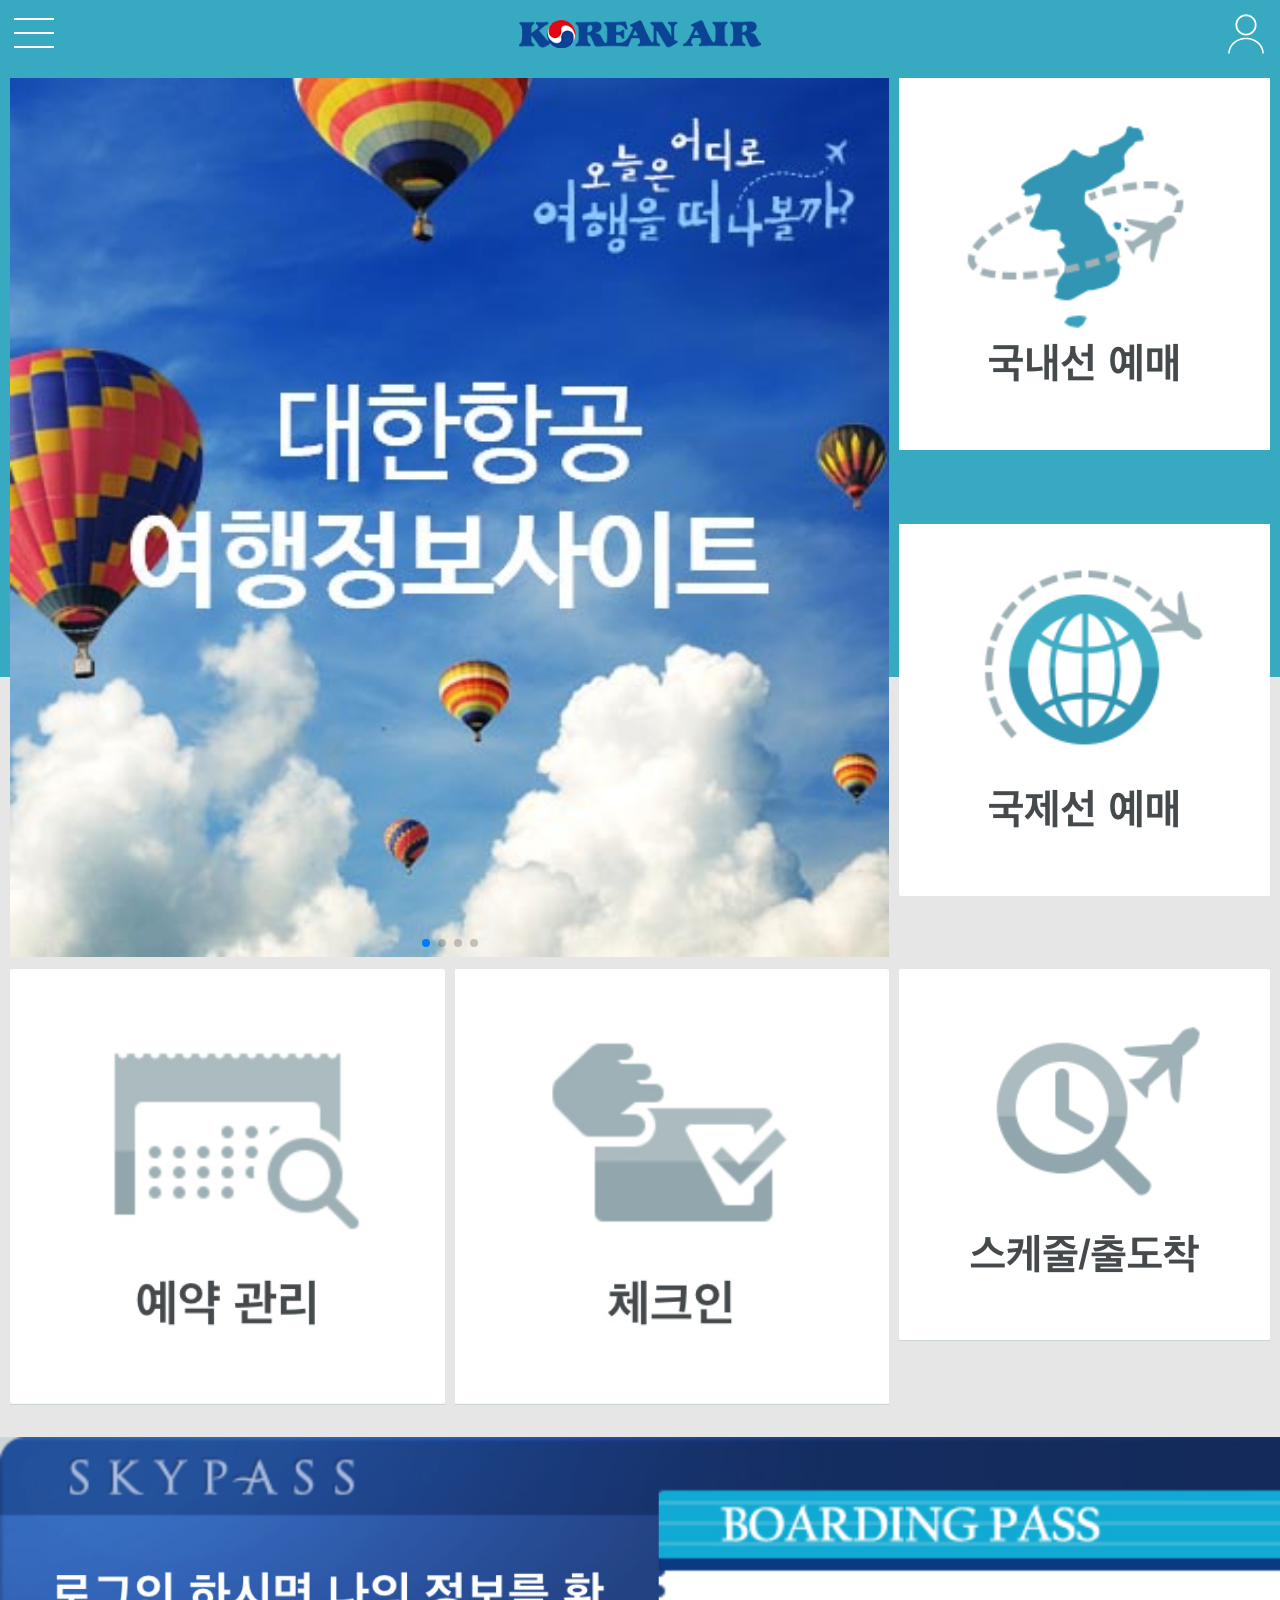
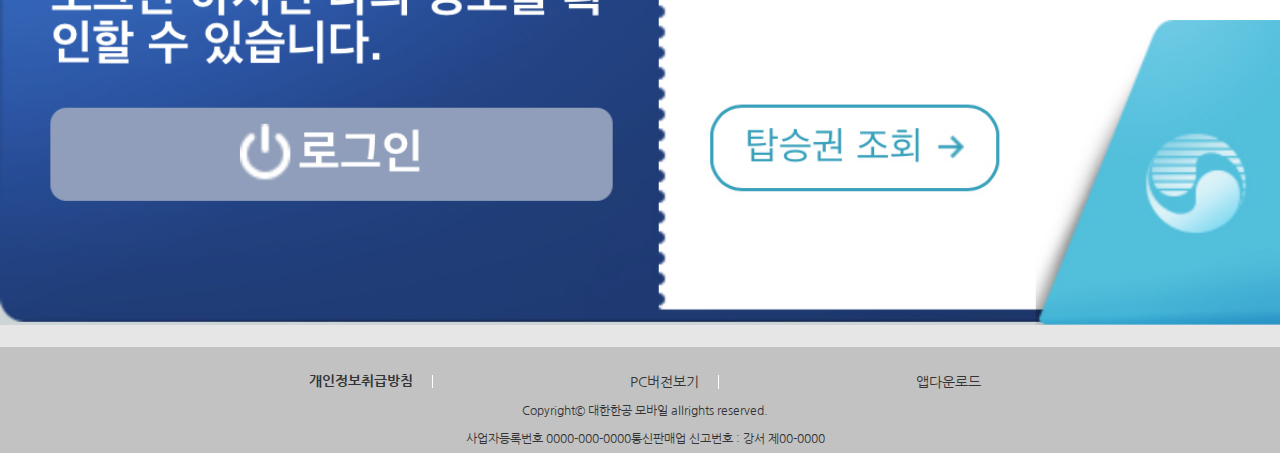
<file: index.html>
<!DOCTYPE html>
<html lang="ko">
<head>
  <meta charset="UTF-8">
  <meta name="viewport" content="width=device-width, initial-scale=1.0">
  <title>대한항공 모바일 웹/앱</title>
  <!-- 아이콘 폰트 -->
  <link rel="stylesheet" href="https://cdnjs.cloudflare.com/ajax/libs/font-awesome/6.7.2/css/all.min.css">


  <!-- 구글 웹폰트 (나눔고딕) -->
  <link rel="preconnect" href="https://fonts.googleapis.com">
<link rel="preconnect" href="https://fonts.gstatic.com" crossorigin>
<link href="https://fonts.googleapis.com/css2?family=Nanum+Gothic&display=swap" rel="stylesheet">

  <!-- css초기화 -->
  <link href="./css/reset.css" rel="stylesheet" type="text/css">
  
  <!-- 공통서식 -->
  <link href="./css/common.css" rel="stylesheet" type="text/css">

<!-- 스와이퍼 슬라이드 서식 -->
<link href="./css/swiper.css" rel="stylesheet" type="text/css">

<!-- 메인서식 -->
<link href="./css/main.css" rel="stylesheet" type="text/css">

</head>
<body>
  <!-- <input type="checkbox" id="toggle"> -->

  <!-- 상단헤더영역 -->
  <header>
    <h1>
      <a href="index.html" title="메인페이지로 바로가기">
        <img src="./images/txt_logo.png" alt="대한항공">
      </a>
    </h1>
    
    <img src="./images/toggle.png" alt="전체메뉴" id="t_btn">
    <a href="login.html">
      <img src="./images/user1.png" alt="로그인" id="login_btn">
    </a>
    
  </header>

  
  <!-- 2단 내비게이션 -->
  <nav id="navi">
    <i class="fas fa-times"></i>
    <ul class="gnb">
      <li><a href="spmb.html" title="스카이패스회원혜택">스카이패스회원혜택
        <i class="fas fa-angle-down"></i>
      </a>
        <ul class="sub">
          <li><a href="spmb2.html" title="등급안내">등급안내</a></li>
          <li><a href="spmb3.html" title="가족 마일리지">가족 마일리지</a></li>
          <li><a href="spmb4.html" title="제휴사 혜택">제휴사 혜택</a></li>
          <li><a href="spmb5.html" title="스카이팀 공동혜택">스카이팀 공동혜택</a></li>
        </ul>
      </li>
      <li><a href="me.html" title="마일리지 적립">마일리지 적립
        <i class="fas fa-angle-down"></i>
      </a>
        <ul class="sub">
          <li><a href="me2.html" title="대한항공">대한항공</a></li>
          <li><a href="me3.html" title="제휴 항공사">제휴 항공사</a></li>
          <li><a href="me4.html" title="탑승 후 적립 안내">탑승 후 적립 안내</a></li>
          <li><a href="me5.html" title="신용카드">신용카드</a></li>
          <li><a href="me6.html" title="여행과 라이프">여행과 라이프</a></li>
        </ul>
      </li>
      <li><a href="mr.html" title="마일리지 사용">마일리지 사용
        <i class="fas fa-angle-down"></i>
      </a>
        <ul class="sub">
          <li><a href="mr2.html" title="보너스 항공권">보너스 항공권</a></li>
          <li><a href="mr3.html" title="보너스 좌석 조회">보너스 좌석 조회</a></li>
          <li><a href="mr4.html" title="좌석 승급 보너스">좌석 승급 보너스</a></li>
          <li><a href="mr5.html" title="부가 서비스">부가 서비스</a></li>
          <li><a href="mr6.html" title="캐시 앤 마일즈">캐시 앤 마일즈</a></li>
          <li><a href="mr7.html" title="제휴항공사 보너스">제휴항공사 보너스</a></li>
          <li><a href="mr8.html" title="마일리지 몰">마일리지 몰</a></li>
        </ul>
      </li>
      <li><a href="brg.html" title="예약 가이드">예약 가이드
        <i class="fas fa-angle-down"></i>
      </a>
        <ul class="sub">
          <li><a href="brg2.html" title="운임 안내">운임 안내</a></li>
          <li><a href="brg3.html" title="항공권 예매 방법">항공권 예매 방법</a></li>
          <li><a href="brg4.html" title="항공권 변경 및 환불">항공권 변경 및 환불</a></li>
          <li><a href="brg5.html" title="온라인 결제 가이드">온라인 결제 가이드</a></li>
          <li><a href="brg6.html" title="기프트카드">기프트카드</a></li>
        </ul>
      </li>
      <li><a href="bft.html" title="여행 전 둘러보기">여행 전 둘러보기
        <i class="fas fa-angle-down"></i>
      </a>
        <ul class="sub">
          <li><a href="bft2.html" title="예약부터 탑승까지">예약부터 탑승까지</a></li>
          <li><a href="bft3.html" title="동영상 가이드">동영상 가이드</a></li>
          <li><a href="bft4.html" title="탑승권 혜택">탑승권 혜택</a></li>
        </ul>
      </li>
      <li><a href="asr.html" title="부가 서비스 신청">부가 서비스 신청
        <i class="fas fa-angle-down"></i>
      </a>
        <ul class="sub">
          <li><a href="asr2.html" title="좌석 배정">좌석 배정</a></li>
          <li><a href="asr3.html" title="초과 수하물 사전 구매">초과 수하물 사전 구매</a></li>
          <li><a href="asr4.html" title="기내식 사전 신청">기내식 사전 신청</a></li>
          <li><a href="asr5.html" title="반려동물 신청">반려동물 신청</a></li>
          <li><a href="asr6.html" title="기타 부가서비스">기타 부가서비스</a></li>
          <li><a href="asr7.html" title="호텔, 렌터카 및 보험">호텔, 렌터카 및 보험</a></li>
        </ul>
      </li>
      <li><a href="cip.html" title="체크인 방법">체크인 방법
        <i class="fas fa-angle-down"></i>
      </a>
        <ul class="sub">
          <li><a href="cip2.html" title="셀프 체크인">셀프 체크인</a></li>
          <li><a href="cip3.html" title="카운터 체크인">카운터 체크인</a></li>
        </ul>
      </li>
      <li><a href="bg.html" title="수하물">수하물
        <i class="fas fa-angle-down"></i>
      </a>
        <ul class="sub">
          <li><a href="bg2.html" title="휴대 수하물">휴대 수하물</a></li>
          <li><a href="bg3.html" title="위탁 수하물">위탁 수하물</a></li>
          <li><a href="bg4.html" title="특수 수하물">특수 수하물</a></li>
          <li><a href="bg5.html" title="수하물 위치 조회">수하물 위치 조회</a></li>
          <li><a href="bg6.html" title="지연, 파손 및 유실물">지연, 파손 및 유실물</a></li>
        </ul>
      </li>
      <li><a href="aus.html" title="공항 이용">공항 이용
        <i class="fas fa-angle-down"></i>
      </a>
        <ul class="sub">
          <li><a href="aus2.html" title="탑승수속 절차">탑승수속 절차</a></li>
          <li><a href="aus3.html" title="취항지 공항 정보">취항지 공항 정보</a></li>
          <li><a href="aus4.html" title="인천국제공항">인천국제공항</a></li>
          <li><a href="aus5.html" title="출입국 규정">출입국 규정</a></li>
          <li><a href="aus6.html" title="라운지 이용">라운지 이용</a></li>
          <li><a href="aus7.html" title="코트룸 서비스">코트룸 서비스</a></li>
        </ul>
      </li>
      <li><a href="ife.html" title="기내 경험">기내 경험
        <i class="fas fa-angle-down"></i>
      </a>
        <ul class="sub">
          <li><a href="ife2.html" title="기내식">기내식</a></li>
          <li><a href="ife3.html" title="서비스 순서">서비스 순서</a></li>
          <li><a href="ife4.html" title="기내 환경 안내">기내 환경 안내</a></li>
          <li><a href="ife5.html" title="기내 엔터테인먼트">기내 엔터테인먼트</a></li>
          <li><a href="ife6.html" title="기내 와이파이">기내 와이파이</a></li>
          <li><a href="ife7.html" title="기내면세점 SKY SHOP">기내면세점 SKY SHOP</a></li>
          <li><a href="ife8.html" title="항공기 안내">항공기 안내</a></li>
        </ul>
      </li>
      <li><a href="css.html" title="클래스별 서비스">클래스별 서비스
        <i class="fas fa-angle-down"></i>
      </a>
        <ul class="sub">
          <li><a href="css2.html" title="일등석">일등석</a></li>
          <li><a href="css3.html" title="프레스티지석">프레스티지석</a></li>
          <li><a href="css4.html" title="일반석">일반석</a></li>
        </ul>
      </li>
      <li><a href="sap.html" title="도움이 필요한 승객 ">도움이 필요한 승객 
        <i class="fas fa-angle-down"></i>
      </a>
        <ul class="sub">
          <li><a href="sap2.html" title="아이와 함께 여행">아이와 함께 여행</a></li>
          <li><a href="sap3.html" title="혼자 여행하는 어린이">혼자 여행하는 어린이</a></li>
          <li><a href="sap4.html" title="한가족 서비스">한가족 서비스</a></li>
          <li><a href="sap5.html" title="임신중인 승객">임신중인 승객</a></li>
          <li><a href="sap6.html" title="몸이 불편한 승객">몸이 불편한 승객</a></li>
          <li><a href="sap7.html" title="반려동물 동반 승객">반려동물 동반 승객</a></li>
          </ul>
      </li>
      <li><a href="cs.html" title="고객지원">고객지원
        <i class="fas fa-angle-down"></i>
      </a>
        <ul class="sub">
          <li><a href="cs2.html" title="자주 묻는 질문">자주 묻는 질문</a></li>
          <li><a href="cs3.html" title="서비스 센터">서비스 센터</a></li>
          <li><a href="cs4.html" title="e-서식함">e-서식함</a></li>
          <li><a href="cs5.html" title="이벤트">이벤트</a></li>
          </ul>
      </li>
      <li><a href="tc.html" title="약관 및 규정">약관 및 규정
        <i class="fas fa-angle-down"></i>
      </a>
        <ul class="sub">
          <li><a href="tc2.html" title="개인정보처리방침">개인정보처리방침</a></li>
          <li><a href="tc3.html" title="이용 약관">이용 약관</a></li>
          <li><a href="tc4.html" title="운송약관 및 고지사항">운송약관 및 고지사항</a></li>
          <li><a href="tc5.html" title="소비자 안전 관련 정보">소비자 안전 관련 정보</a></li>
          <li><a href="tc6.html" title="운임 및 서비스 요금표">운임 및 서비스 요금표</a></li>
        </ul>
      </li>
    </ul>
  </nav>

  <!-- 메인콘텐츠 영역 -->
  <main>
    <section class="grid">
      <h2 class="d_none">콘텐츠</h2>
      <article class="slide">
        <div class="swiper mslide">
           <!-- 슬라이드 목록 -->
          <div class="swiper-wrapper">
            <div class="swiper-slide">
              <img src="./images/banner01.jpg" alt="슬라이드1">
            </div>
            <div class="swiper-slide">
              <img src="./images/banner02.jpg" alt="슬라이드2">
            </div>
            <div class="swiper-slide">
              <img src="./images/banner03.jpg" alt="슬라이드3">
            </div>
            <div class="swiper-slide">
              <img src="./images/banner04.jpg" alt="슬라이드4">
            </div>
          </div>

          <!-- 콘트롤버튼 -->
           <div class="swiper-pagination"></div>
        </div>
      </article>


      <article class="item1">
        <h3 class="d_none">콘텐츠</h3>
        <a href="#" title="국내선 예매"><img src="./images/m_img01.jpg" alt="국내선 예매"></a>
      </article>
      <article class="item2">
        <h3 class="d_none">콘텐츠</h3>
        <a href="#" title="국제선 예매"><img src="./images/m_img02.jpg" alt="국제선 예매"></a>
      </article>
      <article class="item3">
        <h3 class="d_none">콘텐츠</h3>
        <a href="#" title="스케쥴 도착"><img src="./images/m_img03.jpg" alt="스케쥴 도착"></a>
      </article>
      <article class="item4">
        <h3 class="d_none">콘텐츠</h3>
        <a href="#" title="체크인"><img src="./images/m_img04.jpg" alt="체크인"></a>
      </article>
      <article class="item5">
        <h3 class="d_none">콘텐츠</h3>
        <a href="#" title="예약관리"><img src="./images/m_img05.jpg" alt="예약관리"></a>
      </article>
    </section>

    <article class="skypass">
      <h3 class="d_none">콘텐츠</h3>
      <a href="#" title="스카이패스">
        <img src="./images/skypass.jpg" alt="스카이패스">
      </a>
    </article>
  </main>

  <!-- 푸터영역 -->
  <footer>
    <nav>
      <ul>
        <li><a href="#" title="개인정보취급방침">개인정보취급방침</a></li>
        <li><a href="#" title="PC버전보기">PC버전보기</a></li>
        <li><a href="#" title="앱다운로드">앱다운로드</a></li>
      </ul>
    </nav>
    <p>Copyright&copy; 대한한공 모바일 allrights reserved.</p>
    <address>
      사업자등록번호 0000-000-0000통신판매업 신고번호 : 강서 제00-0000
    </address>
  </footer>

  <!-- 스와이퍼 슬라이드 스크립트 -->
  <script src="./script/swiper.js"></script>

  <script>
    //1. 버튼 변수 선언
    const t_btn = document.getElementById('t_btn'); //토글버튼 변수
    const c_btn = document.querySelector('.fa-times'); //닫기버튼 변수
    const navi = document.getElementById('navi'); //내비게이션 
    const mnu = document.querySelectorAll('.gnb > li > a'); //메인메뉴 변수

    //2. 각각 버튼 클릭시 이벤트 동작하기
    t_btn.addEventListener('click', function(){
      //window.alert('전체버튼 클릭!!!');
      navi.style.left='0px';
    });

    c_btn.addEventListener('click', function(){
      //window.alert('닫기버튼 클릭');
      navi.style.left='-100%';
    });

    //메인메뉴는 하나가 아닌 여러개의 a태그요소 이기 때문에 반복문을 통해 이벤트를 각 실행하야 함
    mnu.forEach(function(item){
      item.addEventListener('click',function(event){
      //window.alert('클릭');
        const sub = item.nextElementSibling; //서브변수
        if(sub && sub.classList.contains('sub')){ //만약에 sub에 클래스 이름 sub가 존재한다면
          event.preventDefault(); //a태그요소는 클릭시 새로고침 기능이 있기 때문에 새로고침이 안되도록 하는 이벤트 객체와 메소드(preventDefault)를 사용하여 방지한다.
          sub.classList.toggle('act'); //클래스 act를 제거하거나 삽입한다.

          const icon = item.querySelector('.fa-angle-down'); //화살표 아이콘 변수
          if(icon){ //화살표 아이콘 있는 경우
            icon.classList.toggle('rotate'); //rotate서식을 적용하거나 제거한다.
          }
        }
      });
    })

    //메인 슬라이드 스크립트
    var swiper = new Swiper('.mslide',{
      spaceBetween:0,
      centerSlides:true,
      autoplay:{
        delay:3000,
        disableOnInteraction:false,
      },
      pagination:{
        el:'.swiper-pagination',
        clickable:true,
      }
    })

  </script>
</body>
</html>


<!-- mnu.addEventListener('click',function(){
  window.alert('클릭');
}); 이게 안 된 이유 : 하나 있을때는 되는데 여러개 querySelectorAll일 때는 되지 않는다. -->


<!-- 
이건 수정하기 전 작동이 되지 않았던 서식
mnu.forEach(function(item){
  item.addEventListener('click',function(){
  //window.alert('클릭');
    const sub = item.nextElementSibling; //서브변수
    if(sub && sub.classList.contains('act')){ //만약에 sub에 클래스 이름 act가 존재한다면
      event.preventDefault(); //a태그요소는 클릭시 새로고침 기능이 있기 때문에 새로고침이 안되도록 하는 이벤트 객체와 메소드(preventDefault)를 사용하여 방지한다.
      sub.classList.toggle('act'); //클래스 act를 제거하거나 삽입한다.

      const icon = item.querySelector('.fa-angle-down'); //화살표 아이콘 변수
      if(icon){ //화살표 아이콘 있는 경우
        icon.classList.toggle('rotate'); //rotate서식을 적용하거나 제거한다.
      }
    }
  });
}) 
  
-->
</file>
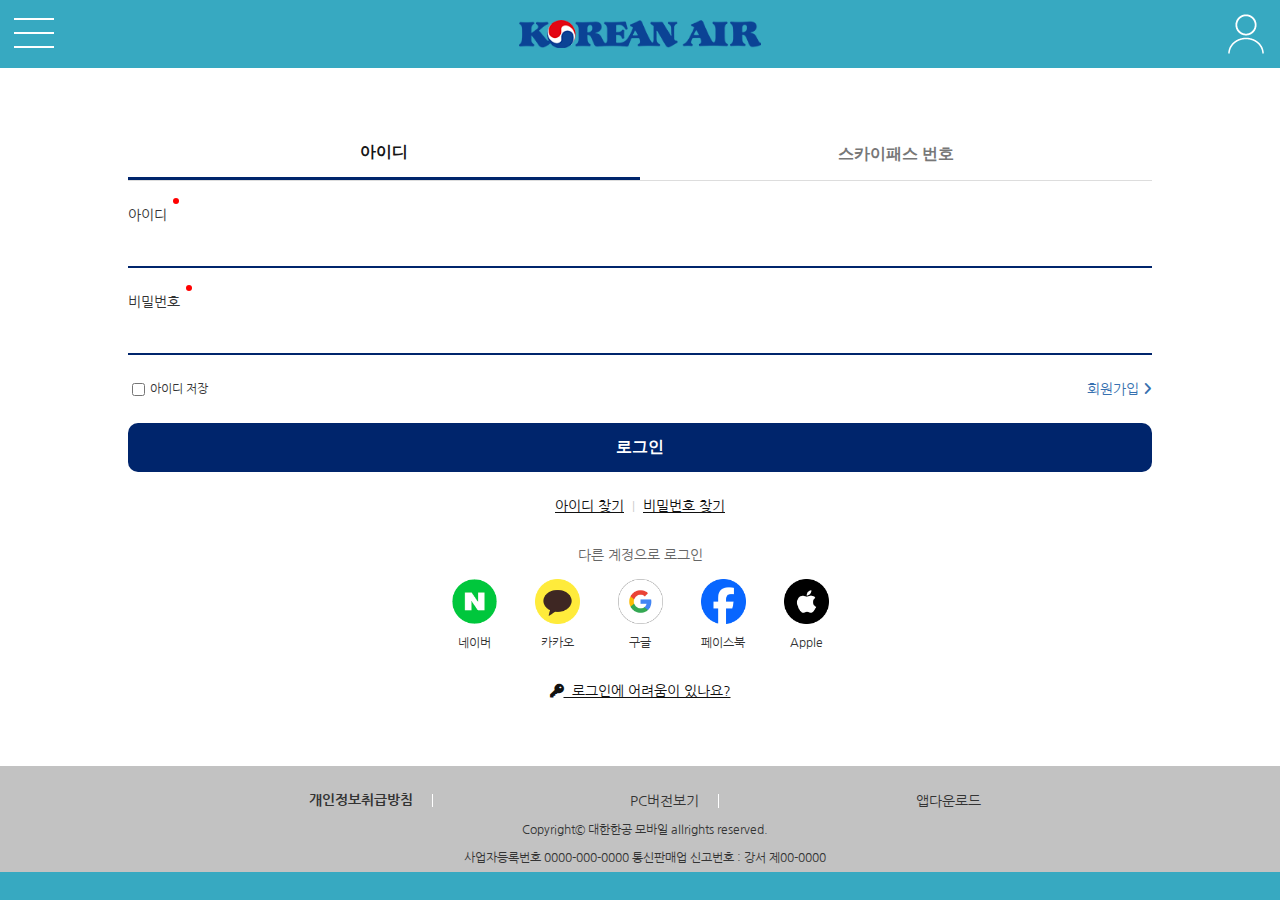
<file: login.html>
<!DOCTYPE html>
<html lang="ko">
<head>
  <meta charset="UTF-8">
  <meta name="viewport" content="width=device-width, initial-scale=1.0">
  <title>로그인페이지</title>

  <!-- 아이콘 폰트 -->
  <link rel="stylesheet" href="https://cdnjs.cloudflare.com/ajax/libs/font-awesome/6.7.2/css/all.min.css">

  <!-- 구글 웹폰트 (나눔고딕) -->
  <link rel="preconnect" href="https://fonts.googleapis.com">
  <link rel="preconnect" href="https://fonts.gstatic.com" crossorigin>
  <link href="https://fonts.googleapis.com/css2?family=Nanum+Gothic&display=swap" rel="stylesheet">

  <!-- css초기화 -->
  <link href="./css/reset.css" rel="stylesheet" type="text/css">

  <!-- 공통서식 -->
  <link href="./css/common.css" rel="stylesheet" type="text/css">

  <!-- 스와이퍼 슬라이드 서식 -->
  <link href="./css/swiper.css" rel="stylesheet" type="text/css">

  <!-- 메인서식 -->
  <link href="./css/main2.css" rel="stylesheet" type="text/css">
</head>
<body>
  <!-- <input type="checkbox" id="toggle"> -->

  <!-- 상단헤더영역 -->
  <header>
    <h1>
      <a href="index.html" title="메인페이지로 바로가기">
        <img src="./images/txt_logo.png" alt="대한항공">
      </a>
    </h1>

    <img src="./images/toggle.png" id="t_btn" alt="전체메뉴">
    
    <img src="./images/user1.png" alt="로그인" id="login_btn">

  </header>

  <!-- 2단 내비게이션  -->
  <nav id="navi">
    <i class="fas fa-times"></i>
    <ul class="gnb">
      <li>
        <a href="#" title="">메인메뉴1<i class="fas fa-angle-down"></i></a>
        <ul class="sub">
          <li><a href="#" title="">서브메뉴</a></li>
          <li><a href="#" title="">서브메뉴</a></li>
          <li><a href="#" title="">서브메뉴</a></li>
          <li><a href="#" title="">서브메뉴</a></li>
          <li><a href="#" title="">서브메뉴</a></li>
        </ul>
      </li>
      <li><a href="#" title="">메인메뉴2<i class="fas fa-angle-down"></i></a>
        <ul class="sub">
          <li><a href="#" title="">서브메뉴</a></li>
          <li><a href="#" title="">서브메뉴</a></li>
          <li><a href="#" title="">서브메뉴</a></li>
          <li><a href="#" title="">서브메뉴</a></li>
          <li><a href="#" title="">서브메뉴</a></li>
        </ul>
      </li>
      <li><a href="#" title="">메인메뉴3<i class="fas fa-angle-down"></i></a>
        <ul class="sub">
          <li><a href="#" title="">서브메뉴</a></li>
          <li><a href="#" title="">서브메뉴</a></li>
          <li><a href="#" title="">서브메뉴</a></li>
          <li><a href="#" title="">서브메뉴</a></li>
          <li><a href="#" title="">서브메뉴</a></li>
        </ul>
      </li>
      <li><a href="#" title="">메인메뉴4<i class="fas fa-angle-down"></i></a>
        <ul class="sub">
          <li><a href="#" title="">서브메뉴</a></li>
          <li><a href="#" title="">서브메뉴</a></li>
          <li><a href="#" title="">서브메뉴</a></li>
          <li><a href="#" title="">서브메뉴</a></li>
          <li><a href="#" title="">서브메뉴</a></li>
        </ul>
      </li>
      <li><a href="#" title="">메인메뉴5<i class="fas fa-angle-down"></i></a>
        <ul class="sub">
          <li><a href="#" title="">서브메뉴</a></li>
          <li><a href="#" title="">서브메뉴</a></li>
          <li><a href="#" title="">서브메뉴</a></li>
          <li><a href="#" title="">서브메뉴</a></li>
          <li><a href="#" title="">서브메뉴</a></li>
        </ul>
      </li>
      <li><a href="#" title="">메인메뉴6<i class="fas fa-angle-down"></i></a>
        <ul class="sub">
          <li><a href="#" title="">서브메뉴</a></li>
          <li><a href="#" title="">서브메뉴</a></li>
          <li><a href="#" title="">서브메뉴</a></li>
          <li><a href="#" title="">서브메뉴</a></li>
          <li><a href="#" title="">서브메뉴</a></li>
        </ul>
      </li>
    </ul>
  </nav>

  <!-- 메인콘텐츠 영역 -->
  <main>
    <h2>로그인</h2>


    <div class="login-container">
      <!-- 탭 메뉴 -->
      <div class="tab-menu">
        <button class="tab-btn active" data-tab="tab-id">아이디</button>
        <button class="tab-btn" data-tab="tab-skypass">스카이패스 번호</button>
      </div>
      
      <!-- 아이디 탭 내용 -->
      <div class="tab-content active" id="tab-id">
        <form action="#" method="post">
          <!-- 아이디 입력 -->
          <div class="input-group">
            <label for="userId">아이디</label>
            <input type="text" id="userId" name="userId" required />
          </div>
          <!-- 비밀번호 입력 -->
          <div class="input-group">
            <label for="userPw">비밀번호</label>
            <input type="password" id="userPw" name="userPw" required />
          </div>
          <!-- 아이디 저장 + 회원가입 -->
          <div class="option-group">
            <div class="checkbox-wrap">
              <input type="checkbox" id="saveId" />
              <label for="saveId">아이디 저장</label>
            </div>
            <!-- 회원가입 + 아이콘 -->
            <a href="#" class="signup-link">
              회원가입
              <i class="fa-solid fa-angle-right"></i>
            </a>
          </div>
          <!-- 로그인 버튼 -->
          <button type="submit" class="login-btn">로그인</button>
        </form>
      </div>
      
      <!-- 스카이패스 탭 내용 -->
      <div class="tab-content" id="tab-skypass">
        <form action="#" method="post">
          <!-- 스카이패스 번호 입력 -->
          <div class="input-group">
            <label for="skypassId">스카이패스 번호</label>
            <input type="text" id="skypassId" name="skypassId" required />
          </div>
          <!-- 비밀번호 입력 -->
          <div class="input-group">
            <label for="skypassPw">비밀번호</label>
            <input type="password" id="skypassPw" name="skypassPw" required />
          </div>
          <!-- 번호 저장 + 회원가입 -->
          <div class="option-group">
            <div class="checkbox-wrap">
              <input type="checkbox" id="saveSkypassId" />
              <label for="saveSkypassId">번호 저장</label>
            </div>
            <!-- 회원가입 + 아이콘 -->
            <a href="#" class="signup-link">
              회원가입
              <i class="fa-solid fa-angle-right"></i>
            </a>
          </div>
          <!-- 로그인 버튼 -->
          <button type="submit" class="login-btn">로그인</button>
        </form>
      </div>
      
      <!-- 아이디/비밀번호 찾기 -->
      <div class="find-info">
        <a href="#" class="link">아이디 찾기</a>
        <span class="divider">|</span>
        <a href="#" class="link">비밀번호 찾기</a>
      </div>
      
      <!-- SNS 로그인 영역 -->
<div class="social-login">
  <p>다른 계정으로 로그인</p>
  <div class="social-icons">
    <!-- 네이버 -->
    <a href="#" class="social-link">
      <img src="./images/naver_circle_logo.png" alt="네이버" />
      <span>네이버</span>
    </a>
    <!-- 카카오 -->
    <a href="#" class="social-link">
      <img src="./images/kakao-talk_circle2_logo.png" alt="카카오" />
      <span>카카오</span>
    </a>
    <!-- 구글 -->
    <a href="#" class="social-link">
      <img src="./images/google_circle_logo.png" alt="구글" />
      <span>구글</span>
    </a>
    <!-- 페이스북 -->
    <a href="#" class="social-link">
      <img src="./images/facebook_circle_logo.png" alt="페이스북" />
      <span>페이스북</span>
    </a>
    <!-- 애플 -->
    <a href="#" class="social-link">
      <img src="./images/apple_circle_logo.png" alt="애플" />
      <span>Apple</span>
    </a>
  </div>
</div>
      
      <!-- 로그인 도움 링크 -->
      <div class="help-link">
        <a href="#"><i class="fa-solid fa-key"></i>&nbsp;&nbsp;로그인에 어려움이 있나요?</a>
      </div>
    </div>
    
    

  </main>

  <!-- 푸터영역 -->
  <footer>
    <nav>
      <ul>
        <li><a href="#" title="개인정보취급방침">개인정보취급방침</a></li>
        <li><a href="#" title="PC버전보기">PC버전보기</a></li>
        <li><a href="#" title="앱다운로드">앱다운로드</a></li>
      </ul>
    </nav>
    <p>Copyright&copy; 대한한공 모바일 allrights reserved.</p>
    <address>   
      사업자등록번호 0000-000-0000 통신판매업 신고번호 : 강서 제00-0000
    </address>
  </footer>

  <!-- 스와이퍼 슬라이드 스크립트 -->
  <script src="./script/swiper.js"></script>
  <script>
    //1. 버튼 변수 선언
    const t_btn = document.getElementById('t_btn'); //토글버튼 변수
    const c_btn = document.querySelector('.fa-times'); //닫기버튼 변수
    const navi = document.getElementById('navi'); //내비게이션 
    const mnu = document.querySelectorAll('.gnb > li > a'); //메인메뉴 변수

    //2. 각각 버튼 클릭시 이벤트 동작하기
    t_btn.addEventListener('click', function(){
      //window.alert('전체버튼 클릭!!!');
      navi.style.left='0px';
    });

    c_btn.addEventListener('click', function(){
      //window.alert('닫기버튼 클릭');
      navi.style.left='-100%';
    });

    //메인메뉴는 하나가 아닌 여러개의 a태그요소 이기 때문에 반복문을 통해 이벤트를 각각 실행해야 함.
    mnu.forEach(function(item){
      item.addEventListener('click', function(){
        //window.alert('클릭');
        const sub = item.nextElementSibling; //서브변수

        if(sub && sub.classList.contains('sub')){ //만약에 sub에 클래스 이름 sub가 존재한다면
          event.preventDefault(); //a태그요소는 클릭시 새로고침 기능이 있기 때문에 새로고침이 안되도록 하는 이벤트 객체와 메소드(preventDefault)를 사용하여 방지한다.
          sub.classList.toggle('act'); //클래스 act를 제거하거나 삽입한다.

          const icon = item.querySelector('.fa-angle-down'); //화살표 아이콘 변수
          if(icon){ //화살표 아이콘 있는 경우
            icon.classList.toggle('rotate'); //rotate서식을 적용하거나 제거한다.
          }
        }
      });
    });
  
    //메인 슬라이드 스크립트
    var swiper = new Swiper('.mslide',{
      spaceBetween:0,
      centerSlides:true,
      autoplay:{
        delay:3000,
        disableOnInteraction:false,
      },
      pagination:{
        el:'.swiper-pagination',
        clickable:true,
      }
    })
  </script>

  <!-- 탭전환로직 -->
   <script>
   document.addEventListener('DOMContentLoaded', () => {
  const tabButtons = document.querySelectorAll('.tab-btn');
  const tabContents = document.querySelectorAll('.tab-content');
  
  tabButtons.forEach(button => {
    button.addEventListener('click', () => {
      // 모든 탭 버튼에서 active 제거
      tabButtons.forEach(btn => btn.classList.remove('active'));
      // 모든 탭 컨텐츠 숨김
      tabContents.forEach(content => content.classList.remove('active'));
      
      // 현재 클릭된 버튼 활성화
      button.classList.add('active');
      // 연결된 탭 컨텐츠 표시
      const target = button.getAttribute('data-tab');
      document.getElementById(target).classList.add('active');
    });
  });
});
   </script>
</body>
</html>
</file>
<file: css/common.css>
@charset "utf-8";

/* 공통서식 
  글꼴, 글자색, 글자크기, 링크서식, 버튼, 배경색
*/

body{
  font-family: "Nanum Gothic", serif;
  font-weight: 400;
  font-style: normal;
  color:#333333;
  font-size:0.75em; /* 모바일은 각 기기마다 해상도 맞춰야 하므로 상대단위를 쓴다. %, em, rem */
  background: rgb(55,169,193);
  background: linear-gradient(180deg, rgba(55,169,193,1) 33%, rgba(230,230,230,1) 33%); 
}

.d_none{display:none;} 


a{
  color:#333333; text-decoration: none;}

  /* 헤더서식 */
  header{height: 68px;position:relative;}
  header > h1{text-align:center} /* 로고 중앙에 오게 함 */
  header > h1 img{
    height:28px; /*width 값을 줄여도 되고 height값을 줄여도 된다.*/
    padding-top:20px; /* 68(전체 헤더 크기)-20(txt_logo.png 크기) = 40. 헤더 중간에 배치하기 위해서 40÷2 = 20 */
  }  
  
  #t_btn, #login_btn{
    position:absolute;top:10px;
    cursor:pointer;  /* 마우스오버시 손가락 모양 나오게 하는건데 모바일은 터치이므로 굳이 필요 없다. */
  }

  #t_btn{left:10px;}  /* t_btn, login_btn은 좌, 우가 다르기 때문에 따로 배치해줬다. */
  #login_btn{right:10px;}


  /* 내비게이션 서식 시작 */

  /* 메인메뉴를 클릭시 .sub에 적용되는 서식 */
  .act{display: block !important;}

  /* 서브가 보일 때 아이콘의 방향을 반대로 회전 */
  .rotate{
    transform: rotate(180deg) 
    translate(-15px, -6px)
    !important;}

   /* 내비게이션 서식 */
  #navi{
    width:100%;height:100%;
    position:fixed;
    top:0px;left:-100%; /* 보이게 하는 값 : 0px */
    background-color:rgba(0,0,0,.8);
    z-index:1000;
    transition: 0.5s;
  }
  .gnb{
    width:70%;height:100%;
    background-color:#ffffff;
    padding-top: 70px;  /*<i class="fas fa-times"></i> 닫기버튼과 겹치지 않는게 좋으므로 내려줬다. 닫기버튼과 겹치면 사용자가 메뉴를 터치하다가 닫힐 수도 있기 때문*/
    box-sizing: border-box; /* 패딩, 마진을 영역에 포함하여 계산. 박스가 커지지않게 하는 속성. padding-top: 70px을 줘서 높이가 내려갔기 때문에 100%가 넘어가므로 넘치지 않게 하기 위해 박스 사이징을 준 것.*/
  }
  .gnb li{
    line-height: 50px;
    border-bottom:1px solid #cccccc;
    text-indent: 14px;
  }
  .gnb a{display: block;}
  .gnb > li > a{font-size: 1.05rem;}
  .sub a{font-size:0.9rem;}
  .gnb .fa-angle-down{
    float:right;
    font-size:1.4rem;
    padding:10px; /* 패딩값을 준 이유가 아이콘은 작아도 터치시 영역을 넓혀주게 하기 위해서이다.
     */
    transform:translateY(5px);
    }
    .sub{background-color: #f0efef;display:none;}
    .sub li{line-height:40px;}

  .fa-times{ /* 닫기 버튼 서식 */
    position:absolute;right:5%;top:5%;
    color:#fff;font-size:36px;
  }

/* 푸터서식 */

footer{
  background-color: #c2c2c2;
  padding: 20px 0px 0px 10px;
}
footer nav{}
footer ul{
  display: flex;  /* display: flex 는 1차원 속성. 가로배치 */
  justify-content: space-around;
  width:70%; /* 전체 화면크기가 100%이므로 70%만 하면 줄어든다. 당연히 왼쪽15%, 오른쪽15%의 여백이 남는다. */
  margin:0 auto; /* 가운데배치 해주기 위해 쓴 것 */
} 

footer ul li{text-align:center;}
footer ul li a{
  font-size:0.85rem;
  line-height:30px;
}
footer ul li:first-child a{
  font-weight: bold;
}
footer ul li a::after{
  position:relative;
  left:19px;
  content:"";
  border-right:1px solid #ffffff;
}

footer ul li:last-child a::after{
  display:none;
}

footer p, footer address{
  line-height: 28px;
  text-align: center;
}









  /*
  
    footer ul{
    display: flex;  /* display: flex 는 1차원 속성. 가로배치 
    width:70%;  전체 화면크기가 100%이므로 70%만 하면 줄어든다. 당연히 왼쪽15%, 오른쪽15%의 여백이 남는다. 
    margin:0 auto;  가운데배치 해주기 위해 쓴 것 
  } 
  
  */
</file>
<file: css/main.css>
@charset "utf-8";

/* main.css */
.grid{
  display:grid;
  width:100%;
  padding:10px; /* 너비 100%를 초과 */
  box-sizing: border-box; /* 너비값에 패딩, border값을 포함하여 계산하는 속성 */
  
  grid-gap:10px;      
  grid-template-columns: repeat(3, auto); /* 칸수 지정 */
  grid-template-rows:repeat(3, auto); /* 줄수 지정 */
  grid-template-areas: 
  "slide slide i01"
  "slide slide i02"
  "i03 i04 i05"
  ;
}
.grid img{width:100%;}
.slide{
  /*grid-area:1/1/3/3;*/
  grid-area:slide;
  overflow: hidden;
  position: relative;
}
.item1{grid-area:i01;}
.item2{grid-area:i02;}
.item3{grid-area:i03;}
.item4{grid-area:i04;}
.item5{grid-area:i05;}


/* 스카이패스 서식 */
.skypass{
  padding:20px 0px;
  
}
.skypass h2{display: none;}
.skypass img{width: 100%;}
</file>
<file: css/main2.css>
@charset "utf-8";

main{
  background-color: #fff;
}

main h2{
  display: none;
}


/* 메인 컨테이너 */
.login-container {
  width: 80%;
  margin: 0px auto;
  background: #fff;
  /* border-radius: 6px; */
  /* box-shadow: 0 2px 8px rgba(0,0,0,0.2); */
  padding: 60px 0px 60px;
  line-height: 28px;
}

/* 탭 메뉴 */
.tab-menu {
  display: flex;
  border-bottom: 1px solid #ddd;
  margin-bottom: 20px;
}

/* 탭 버튼 */
.tab-btn {
  flex: 1;
  padding: 14px 0;
  background: none;
  border: none;
  font-size: 16px;
  font-weight: 600;
  color: #777;
  cursor: pointer;
}

/* 탭 버튼 활성화 시: 파란색 */
.tab-btn.active {
  color: #161616;
  border-bottom: 3px solid #00256C;
}

/* 탭 컨텐츠 (기본 숨김) */
.tab-content {
  display: none;
}

.tab-content.active {
  display: block;
}

/* input 그룹 */
.input-group {
  margin-bottom: 20px;
  position: relative; /* 붉은색 동그라미 배치를 위해 사용 */
}

/* 라벨: 붉은색 동그라미 추가 */
.input-group label {
  font-size: 14px;
  margin-bottom: 5px;
  display: inline-block;
  position: relative;
  /* 여백 조정은 필요에 따라 */
}

/* 라벨 옆 위 붉은색 동그라미 */
.input-group label::after {
  content: "";
  width: 6px;
  height: 6px;
  background: red;
  border-radius: 50%;
  position: absolute;
  top: -3px;      /* 라벨 글자 대비 위쪽 위치 조정 */
  right: -12px;   /* 라벨 글자 우측 위치 조정 */
}

/* 밑줄만 있는 인풋 */
.input-group input {
  width: 100%;
  border: none;
  border-bottom: 2px solid #00256C; /* 파란색 밑줄 */
  outline: none;
  font-size: 14px;
  padding: 8px 0; /* 위아래 여백만 */
  /* placeholder 색상도 필요하면 커스텀 */
}

/* 체크박스 + 회원가입 */
.option-group {
  display: flex;
  align-items: center;
  justify-content: space-between;
  margin-bottom: 20px;
}

.checkbox-wrap {
  display: flex;
  align-items: center;
}

.checkbox-wrap input[type="checkbox"] {
  margin-right: 5px;
}

.signup-link {
  font-size: 14px;
  color: #3670AF;
  text-decoration: none;
  display: flex;
  align-items: center;
}

.signup-link i {
  margin-left: 4px; /* 아이콘 왼쪽 간격 */
}

/* 로그인 버튼 */
.login-btn {
  width: 100%;
  padding: 14px 0;
  font-size: 16px;
  font-weight: bold;
  color: #fff;
  background: #00256C; /* 원하는 파란색 */
  border: none;
  border-radius: 4px;
  cursor: pointer;
  border-radius: 10px;
}

/* 아이디/비밀번호 찾기 */
.find-info {
  text-align: center;
  margin-top: 20px;
}

.find-info .link {
  font-size: 14px;
  color: #111111;
  text-decoration: underline;
  margin: 0 5px;
}

.find-info .divider {
  color: #ccc;
}

/* SNS 로그인 */
.social-login {
  text-align: center;
  margin-top: 20px;
}

.social-login p {
  font-size: 14px;
  color: #666;
  margin-bottom: 10px;
}




/* 기존 .social-login, .social-icons 스타일은 그대로 두고 추가/수정 */

.social-icons {
  /* inline-block으로 늘어놓거나 flex를 사용해도 됨 */
  display: flex; 
  justify-content: center; /* 가운데 정렬 */
  gap: 38px; /* 아이콘 간 간격 */
}

.social-link {
  /* 아이콘+텍스트를 세로로 배치하기 위해 flex 사용 */
  display: flex;
  flex-direction: column;
  align-items: center;
  text-decoration: none; /* 밑줄 제거 */
  color: #333; /* 글자색(원하는 색으로 변경) */
  font-size: 1em; /* 텍스트 크기 조정 */
}

.social-link img {
  width: 45px;
  height: 45px;
  margin-bottom: 5px; /* 아이콘과 텍스트 사이 간격 */
}


/* 로그인 도움 링크 */
.help-link {
  text-align: center;
  margin-top: 20px;
}

.help-link a {
  font-size: 14px;
  color: #111111;
  text-decoration: underline;
}
</file>
